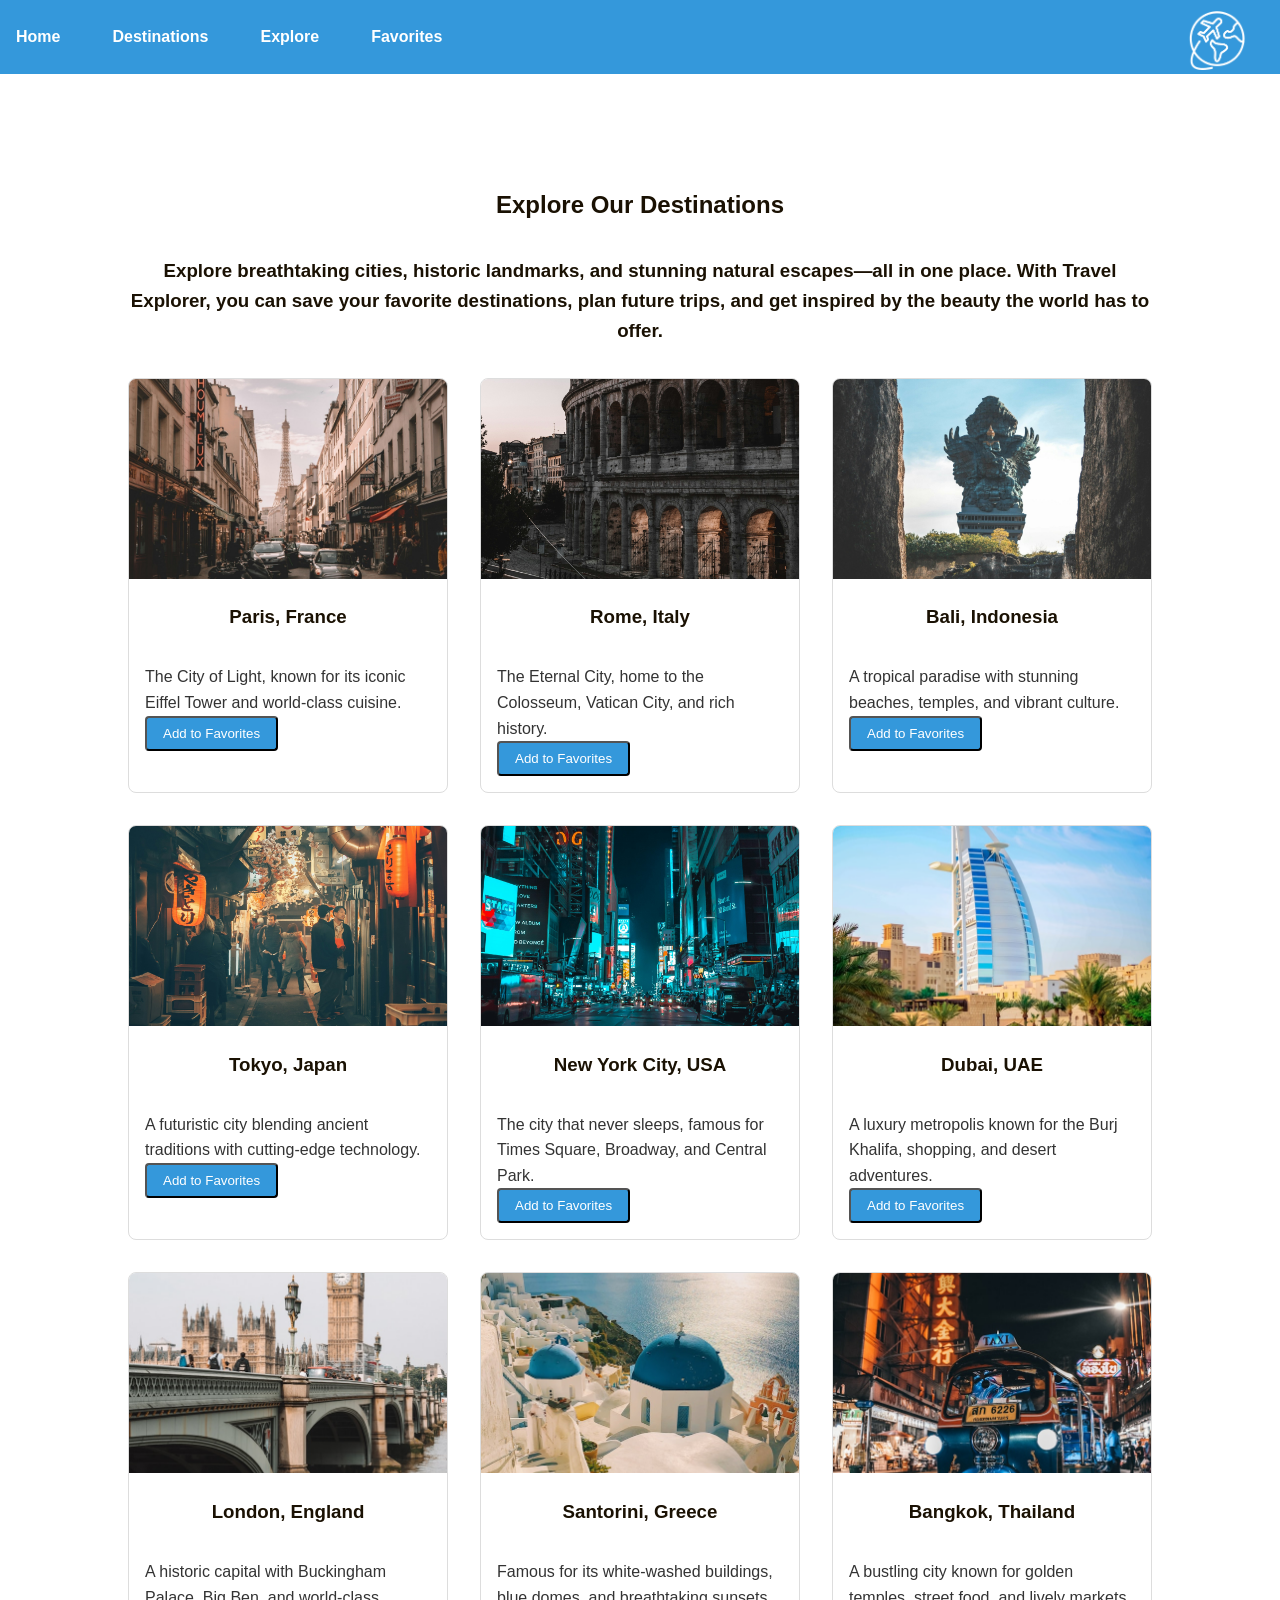
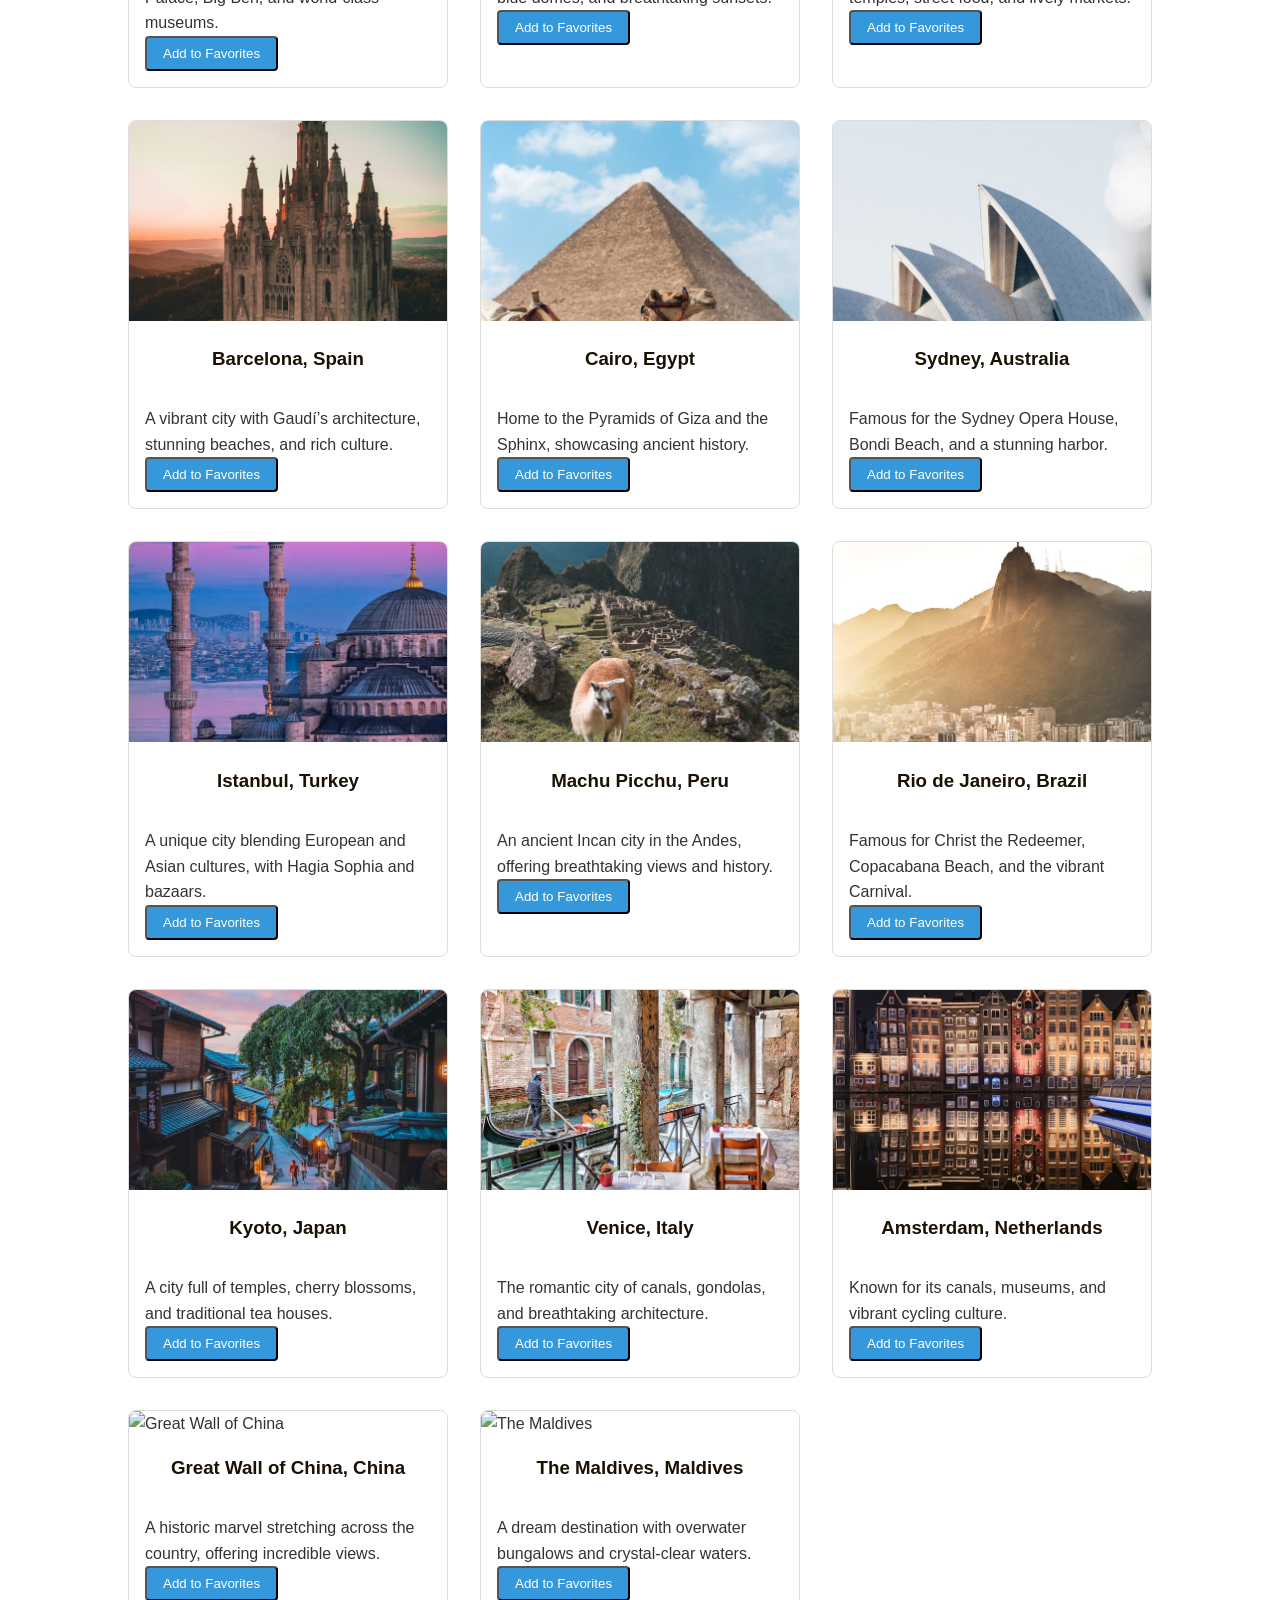
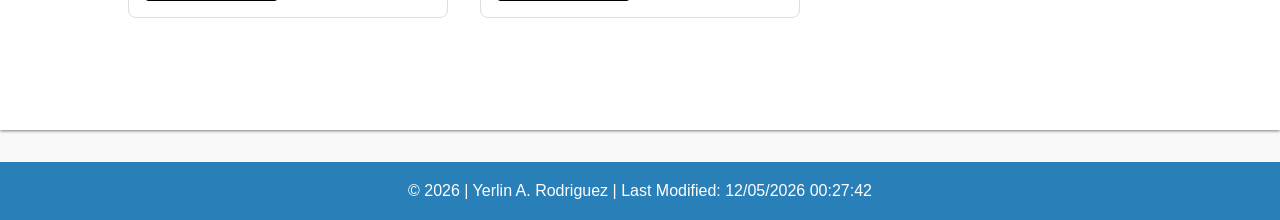
<file: destinations.html>
<!DOCTYPE html>
<html lang="en">
<head>
    <meta charset="UTF-8">
    <meta name="viewport" content="width=device-width, initial-scale=1.0">
    <title>Destinations - Travel Explorer</title>
    <link rel="stylesheet" href="styles/travel-page.css">
    <script src="scripts/destinations.js" defer></script>
    <script src="scripts/main.js" defer></script>
    
</head>
<body>
    <header>
        <nav>
    <img src="images/logo-removebg-preview.png" alt="logo">
    <button class="burger-menu" aria-label="Toggle menu">
        <span class="burger-menu__bar"></span>
        <span class="burger-menu__bar"></span>
        <span class="burger-menu__bar"></span>
    </button>
            <ul>
                <li><a href="travel.html">Home</a></li>
                <li><a href="destinations.html">Destinations</a></li>
                <li><a href="travel-form.html">Explore</a></li>
                <li><a href="favorites.html">Favorites</a></li>
            </ul>
            
        </nav>
    </header>

    <main>
        <section id="destinations">
            <div class="container">
                <h1>Explore Our Destinations</h1>
                <h3>Explore breathtaking cities, historic landmarks, and stunning natural escapes—all in one place. With Travel Explorer, you can save your favorite destinations, plan future trips, and get inspired by the beauty the world has to offer.</h3>
                <div id="destinations-grid">
                    <!-- Destination cards will be dynamically added here -->
                </div>
            </div>
        </section>
    </main>

    <footer>
        <p>&copy; <span id="year"></span> | Yerlin A. Rodriguez | Last Modified: <span id="lastModified"></span></p>
    </footer>
</body>
</html>
</file>
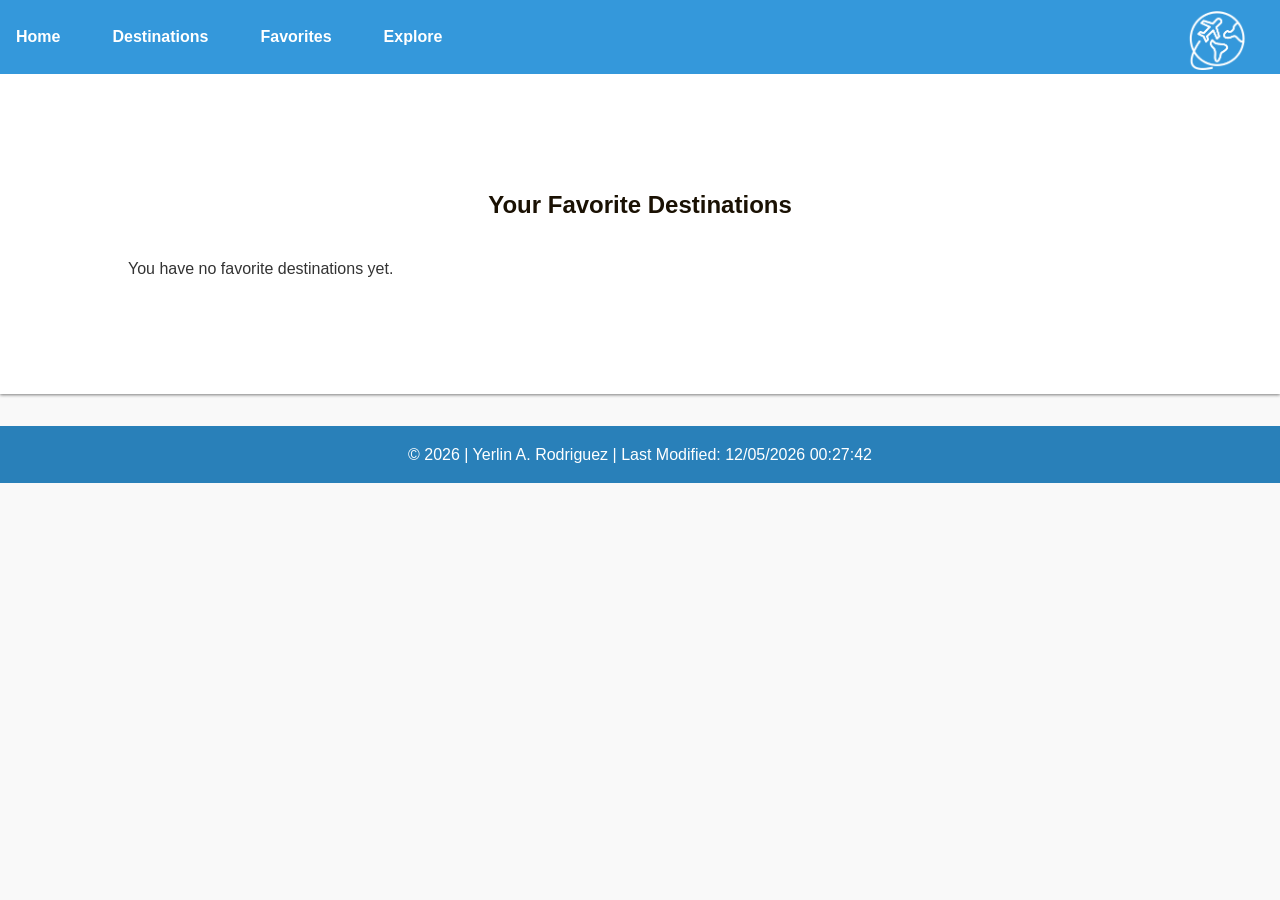
<file: favorites.html>
<!DOCTYPE html>
<html lang="en">
<head>
    <meta charset="UTF-8">
    <meta name="viewport" content="width=device-width, initial-scale=1.0">
    <title>Favorites - Travel Explorer</title>
    <link rel="stylesheet" href="styles/travel-page.css">
    <script src="scripts/favorites.js" defer></script>
    <script src="scripts/main.js" defer></script>
</head>
<body>
    <header>
        <nav>
    <img src="images/logo-removebg-preview.png" alt="logo">
    <button class="burger-menu" aria-label="Toggle menu">
        <span class="burger-menu__bar"></span>
        <span class="burger-menu__bar"></span>
        <span class="burger-menu__bar"></span>
    </button>
            <ul>
                <li><a href="travel.html">Home</a></li>
                <li><a href="destinations.html">Destinations</a></li>
                <li><a href="favorites.html">Favorites</a></li>
                <li><a href="travel-form.html">Explore</a></li>
            </ul>
            
        </nav>
    </header>

    <main>
        <section id="favorites">
            <div class="container">
                <h1>Your Favorite Destinations</h1>
                <div id="favorites-grid">
                    <!-- Favorite destination cards will be dynamically added here -->
                </div>
            </div>
        </section>
    </main>

    <footer>
        <p>&copy; <span id="year"></span> | Yerlin A. Rodriguez | Last Modified: <span id="lastModified"></span></p>
    </footer>
  
    
</body>
</html>
</file>
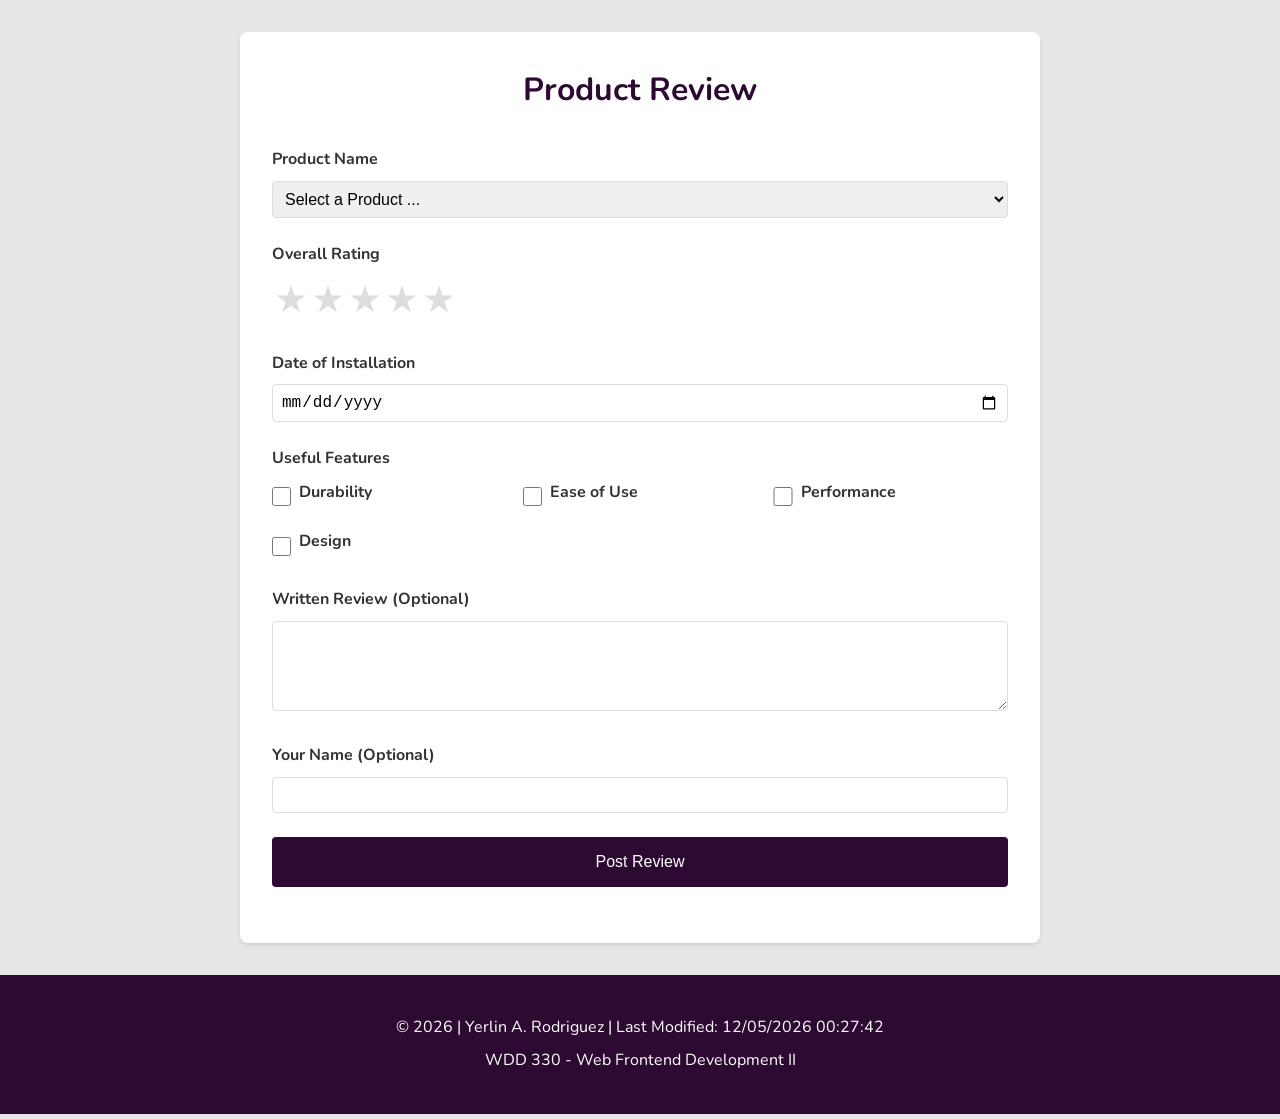
<file: form.html>
<!DOCTYPE html>
<html lang="en">
<head>
    <meta charset="UTF-8">
    <meta name="viewport" content="width=device-width, initial-scale=1.0">
    <meta name="description" content="Product review form for customer feedback on various products">
    <meta name="author" content="Yerlin A. Rodriguez">
    <title>Product Review Form</title>
    <link rel="stylesheet" href="styles/style.css">
    <link rel="preconnect" href="https://fonts.googleapis.com">
<link rel="preconnect" href="https://fonts.gstatic.com" crossorigin>
<link href="https://fonts.googleapis.com/css2?family=Nunito:ital,wght@0,200..1000;1,200..1000&display=swap" rel="stylesheet">
</head>
<body>
    <main>
        <h1>Product Review</h1>
        <form method="get" action="review.html">
            <div class="form-group">
                <label for="product">Product Name</label>
                <select id="product" name="product" required>
                    <option value="" disabled selected>Select a Product ...</option>
                </select>
            </div>

            <div class="form-group">
                <label>Overall Rating</label>
                <div class="rating">
                    <input type="radio" id="star5" name="rating" value="5" required>
                    <label for="star5" title="5 stars">★</label>
                    <input type="radio" id="star4" name="rating" value="4">
                    <label for="star4" title="4 stars">★</label>
                    <input type="radio" id="star3" name="rating" value="3">
                    <label for="star3" title="3 stars">★</label>
                    <input type="radio" id="star2" name="rating" value="2">
                    <label for="star2" title="2 stars">★</label>
                    <input type="radio" id="star1" name="rating" value="1">
                    <label for="star1" title="1 star">★</label>
                </div>
            </div>

            <div class="form-group">
                <label for="installation-date">Date of Installation</label>
                <input type="date" id="installation-date" name="installation-date" required>
            </div>

            <div class="form-group">
                <label>Useful Features</label>
                <div class="checkbox-group">
                    <div class="checkbox-item">
                        <input type="checkbox" id="durability" name="features" value="durability">
                        <label for="durability">Durability</label>
                    </div>
                    <div class="checkbox-item">
                        <input type="checkbox" id="ease-of-use" name="features" value="ease-of-use">
                        <label for="ease-of-use">Ease of Use</label>
                    </div>
                    <div class="checkbox-item">
                        <input type="checkbox" id="performance" name="features" value="performance">
                        <label for="performance">Performance</label>
                    </div>
                    <div class="checkbox-item">
                        <input type="checkbox" id="design" name="features" value="design">
                        <label for="design">Design</label>
                    </div>
                </div>
            </div>

            <div class="form-group">
                <label for="review">Written Review (Optional)</label>
                <textarea id="review" name="review" rows="4"></textarea>
            </div>

            <div class="form-group">
                <label for="username">Your Name (Optional)</label>
                <input type="text" id="username" name="username">
            </div>

            <div class="form-group">
                <input type="submit" value="Post Review" class="submit-btn">
            </div>
        </form>
    </main>

    <footer>
        <p>&copy; <span id="year"></span> | Yerlin A. Rodriguez | Last Modified: <span id="lastModified"></span></p>
        <p>WDD 330 - Web Frontend Development II</p>
    </footer>
    <script src="scripts/form.js" defer></script>
    <script src="scripts/products.js" defer></script>
    
</body>
</html>
</file>
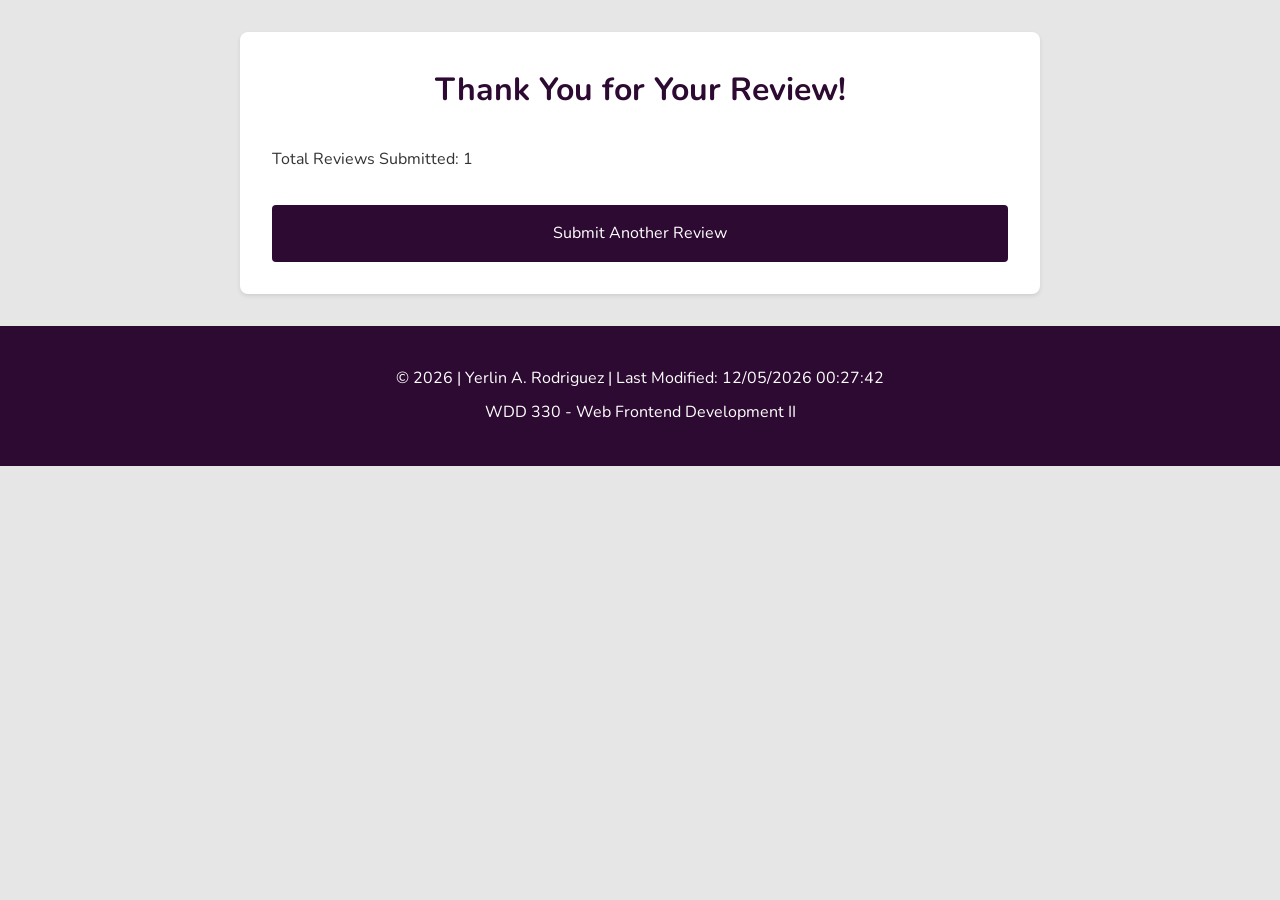
<file: review.html>
<!DOCTYPE html>
<html lang="en">
<head>
    <meta charset="UTF-8">
    <meta name="viewport" content="width=device-width, initial-scale=1.0">
    <title>Review Confirmation</title>
    <link rel="preconnect" href="https://fonts.googleapis.com">
<link rel="preconnect" href="https://fonts.gstatic.com" crossorigin>
<link href="https://fonts.googleapis.com/css2?family=Nunito:ital,wght@0,200..1000;1,200..1000&display=swap" rel="stylesheet">
    <link rel="stylesheet" href="styles/style.css">
</head>
<body>
    <main>
        <h1>Thank You for Your Review!</h1>
        <div id="review-count" class="review-count">
            Total Reviews Submitted: <span id="count">0</span>
        </div>
        <a href="form.html" class="submit-btn" style="display: block; text-align: center; text-decoration: none; margin-top: 2rem;">
            Submit Another Review
        </a>
    </main>

    <footer>
        <p>&copy; <span id="year"></span> | Yerlin A. Rodriguez | Last Modified: <span id="lastModified"></span></p>
        <p>WDD 330 - Web Frontend Development II</p>
    </footer>

    <script>
        document.addEventListener('DOMContentLoaded', function() {
            // Get current count from localStorage
            let reviewCount = parseInt(localStorage.getItem('reviewCount') || '0');
            
            // Increment the count
            reviewCount++;
            
            // Save back to localStorage
            localStorage.setItem('reviewCount', reviewCount.toString());
            
            // Update the display
            document.getElementById('count').textContent = reviewCount;
        });

          // Copyright year
        document.getElementById('year').textContent = new Date().getFullYear();

        // Last modified date
        document.getElementById('lastModified').textContent = document.lastModified;

    </script>
</body>
</html>
</file>
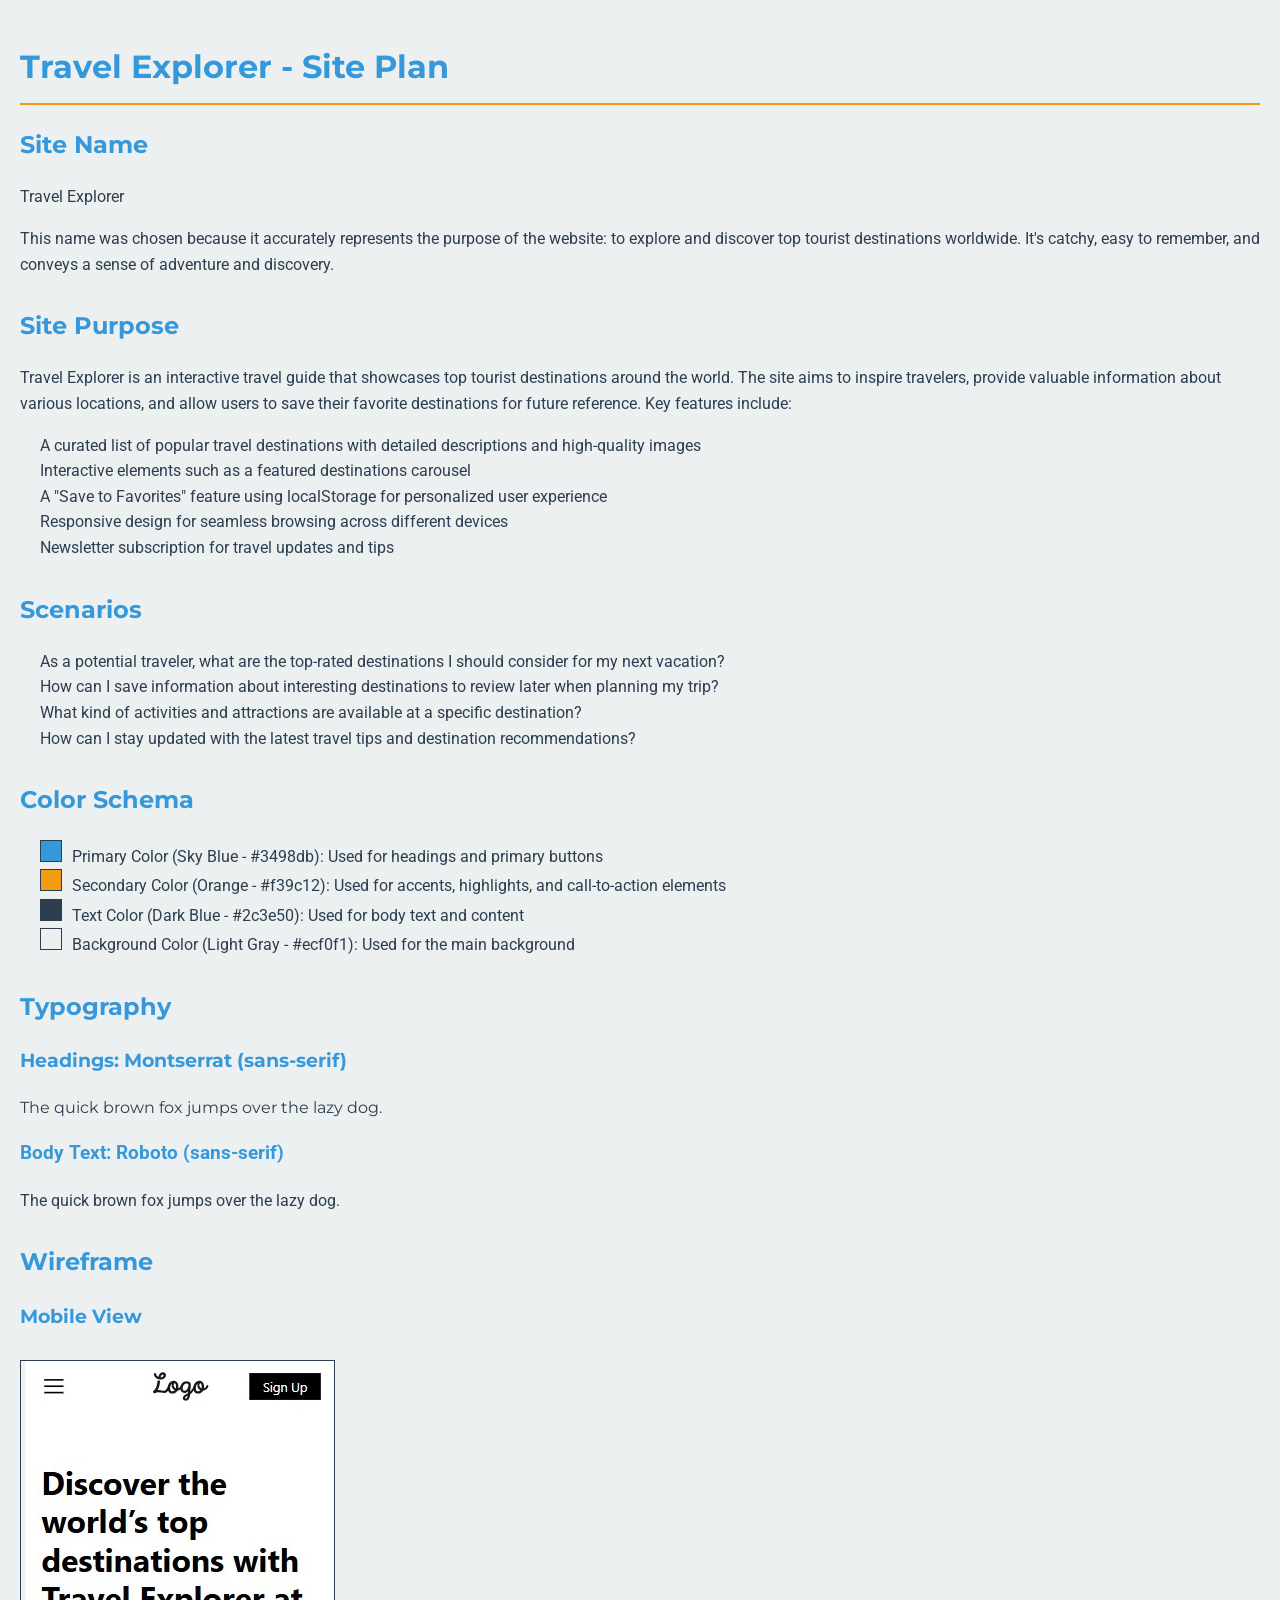
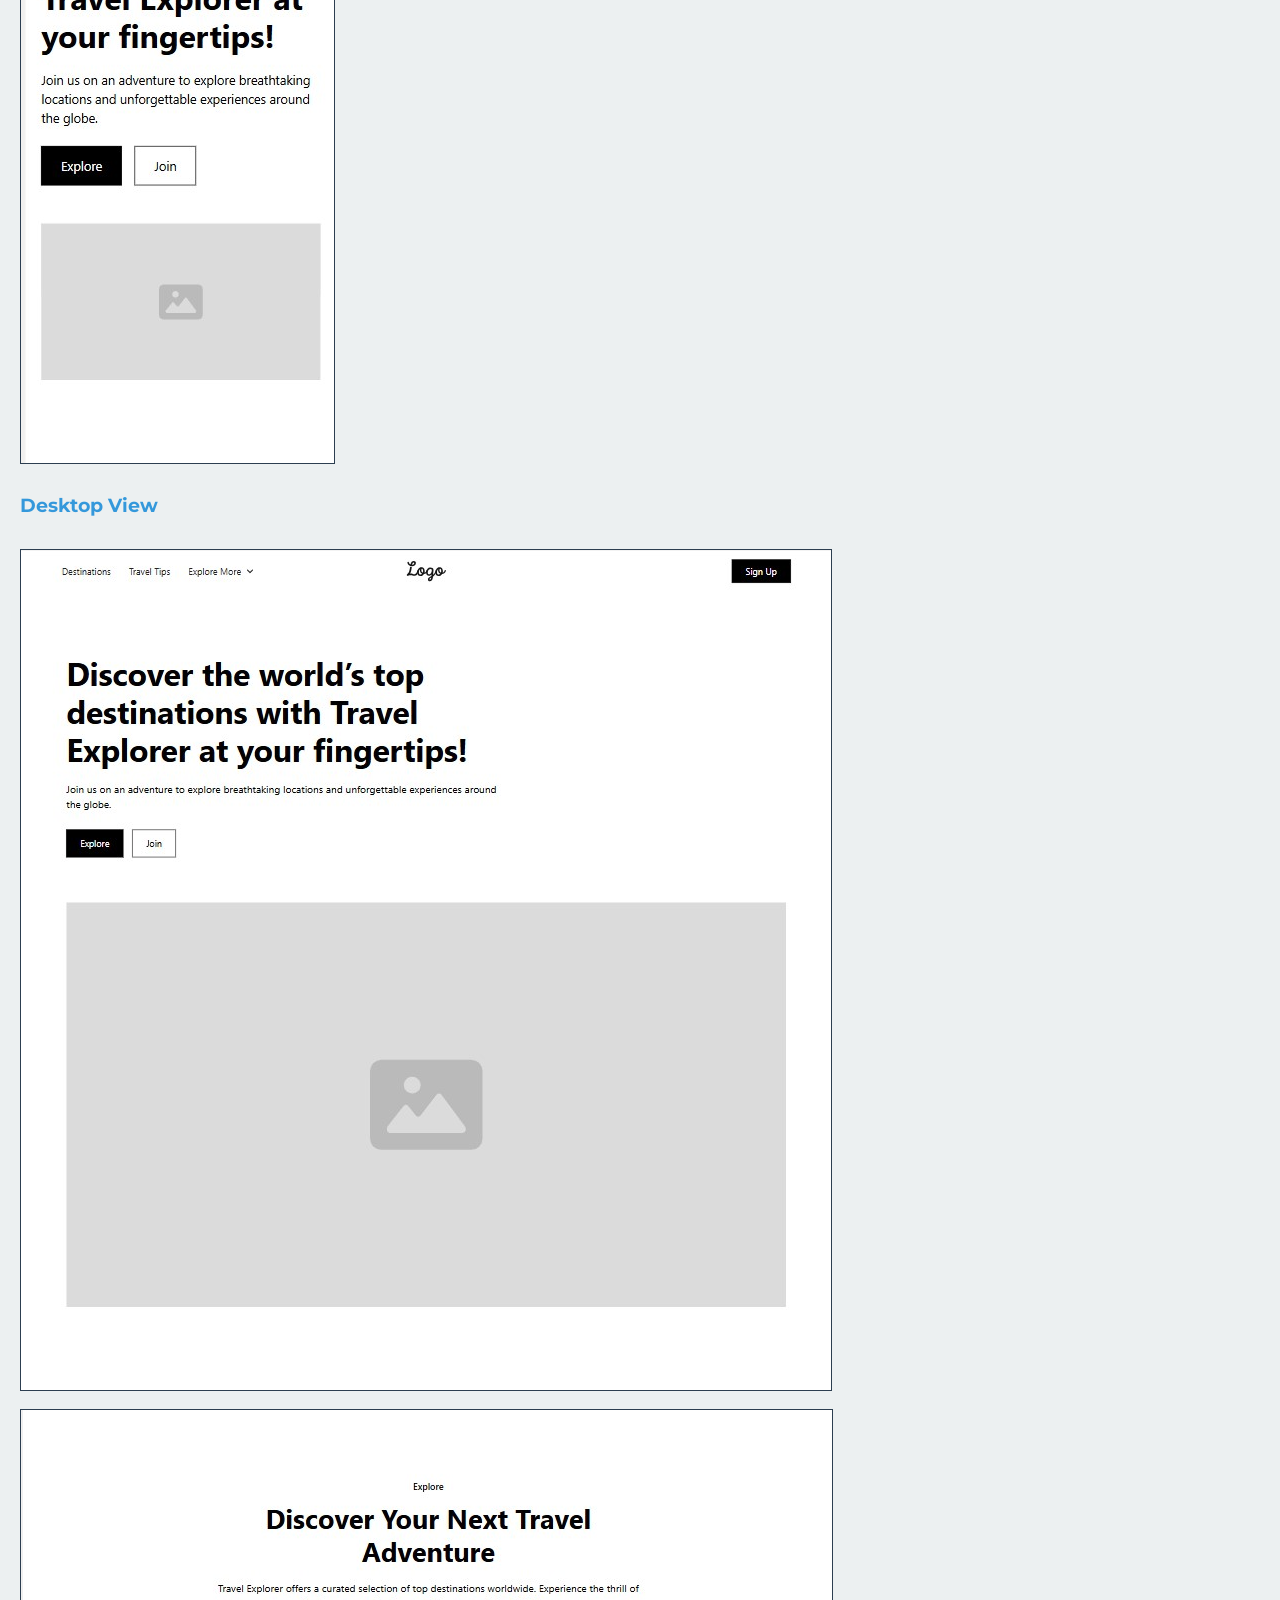
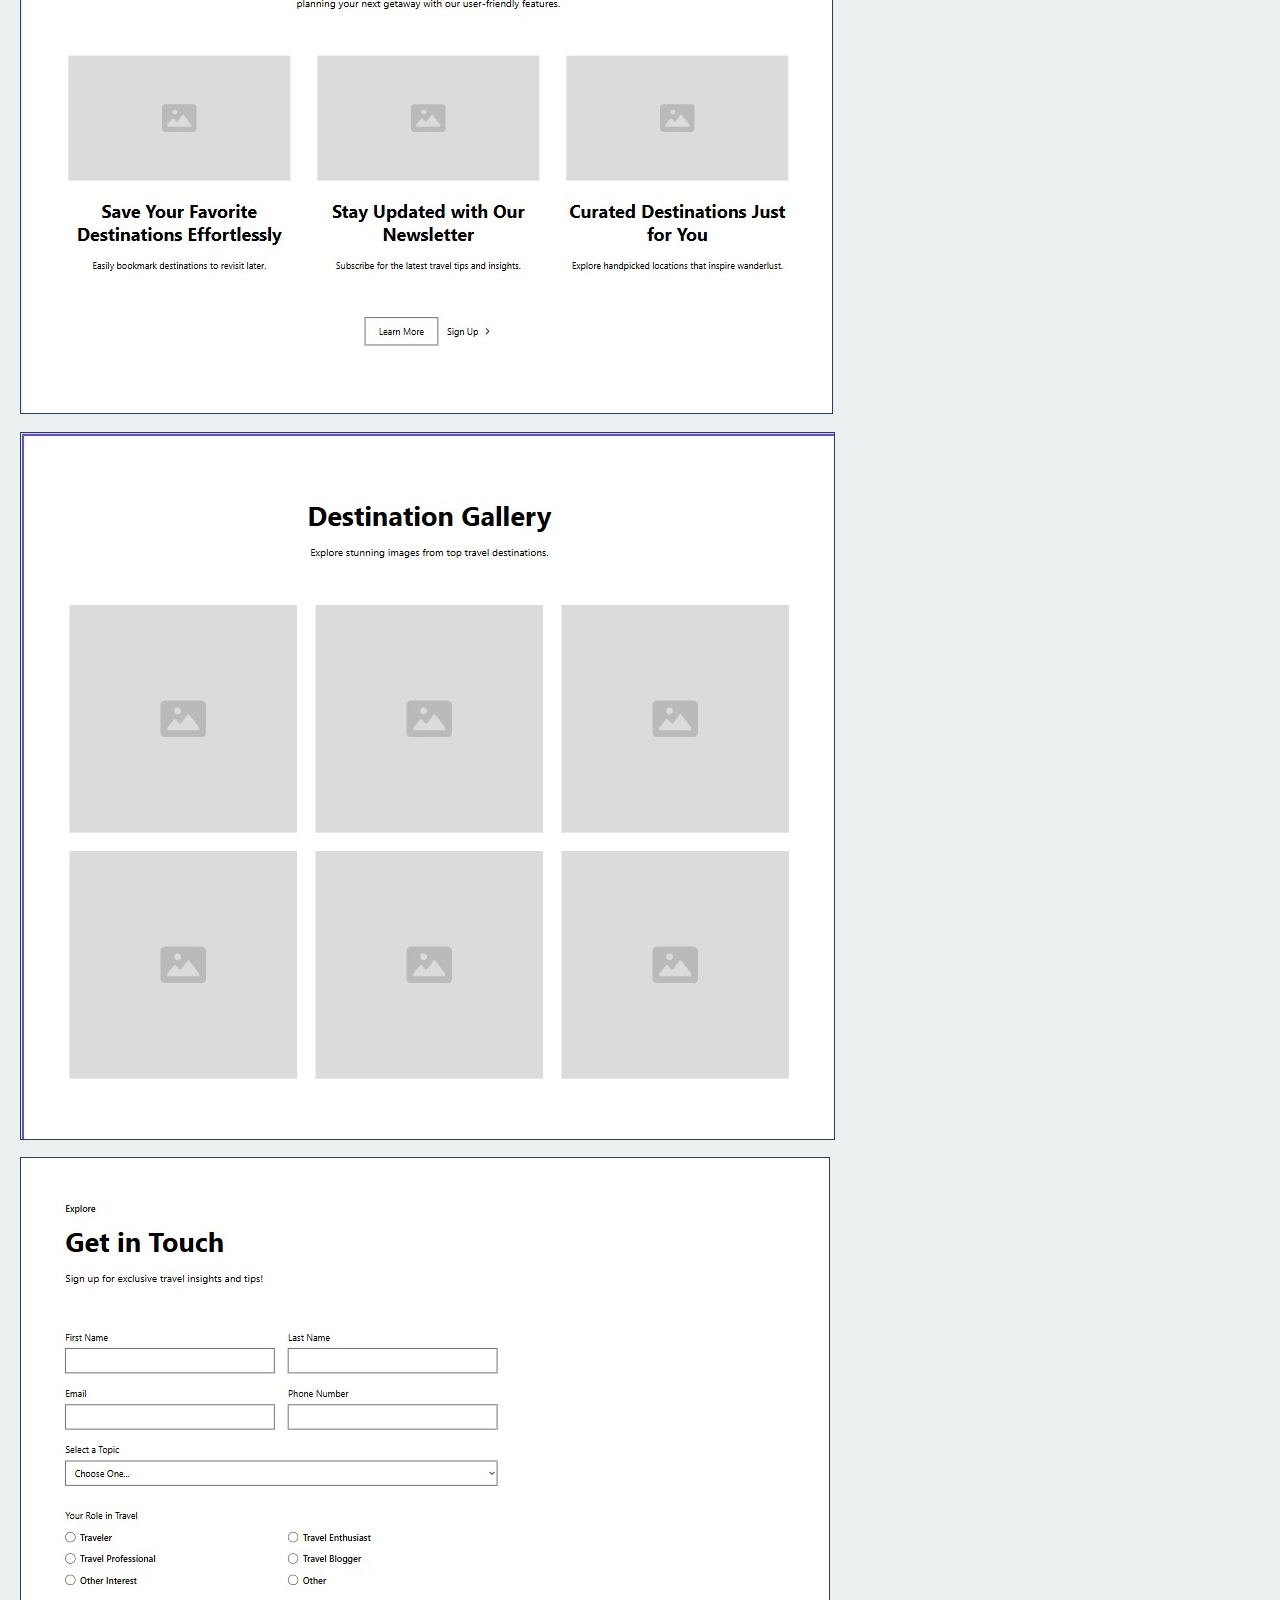
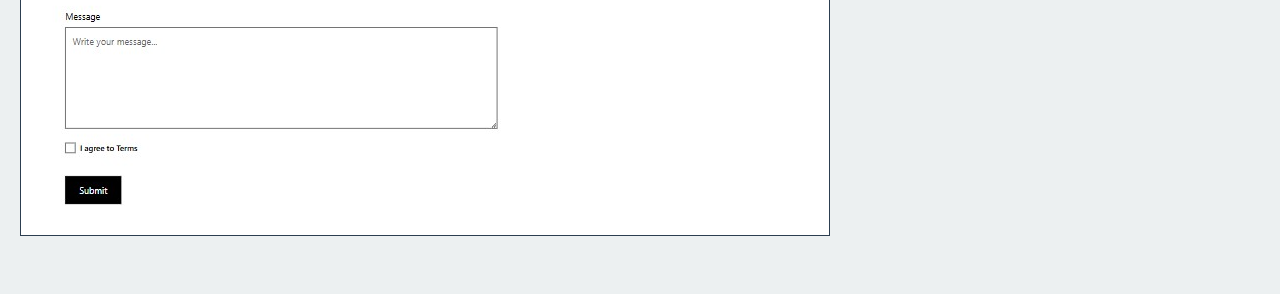
<file: siteplan.html>
<!DOCTYPE html>
<html lang="en">
<head>
    <meta charset="UTF-8">
    <meta name="viewport" content="width=device-width, initial-scale=1.0">
    <meta name="description" content="Project site plan, this page is for describing the final project site">
    <meta name="author" content="Yerlin A. Rodriguez">
    <link href="https://fonts.googleapis.com/css2?family=Montserrat:wght@400;700&family=Roboto:wght@400;700&display=swap" rel="stylesheet">
<link rel="stylesheet" href="styles/travel.css">
    <title>Travel Explorer - Site Plan</title>
    
</head>
<body>
    <h1>Travel Explorer - Site Plan</h1>

    <section>
        <h2>Site Name</h2>
        <p>Travel Explorer</p>
        <p>This name was chosen because it accurately represents the purpose of the website: to explore and discover top tourist destinations worldwide. It's catchy, easy to remember, and conveys a sense of adventure and discovery.</p>
    </section>

    <section>
        <h2>Site Purpose</h2>
        <p>Travel Explorer is an interactive travel guide that showcases top tourist destinations around the world. The site aims to inspire travelers, provide valuable information about various locations, and allow users to save their favorite destinations for future reference. Key features include:</p>
        <ul>
            <li>A curated list of popular travel destinations with detailed descriptions and high-quality images</li>
            <li>Interactive elements such as a featured destinations carousel</li>
            <li>A "Save to Favorites" feature using localStorage for personalized user experience</li>
            <li>Responsive design for seamless browsing across different devices</li>
            <li>Newsletter subscription for travel updates and tips</li>
        </ul>
    </section>

    <section>
        <h2>Scenarios</h2>
        <ol>
            <li>As a potential traveler, what are the top-rated destinations I should consider for my next vacation?</li>
            <li>How can I save information about interesting destinations to review later when planning my trip?</li>
            <li>What kind of activities and attractions are available at a specific destination?</li>
            <li>How can I stay updated with the latest travel tips and destination recommendations?</li>
        </ol>
    </section>

    <section>
        <h2>Color Schema</h2>
        <ul>
            <li><span class="color-sample primary-color"></span>Primary Color (Sky Blue - #3498db): Used for headings and primary buttons</li>
            <li><span class="color-sample secondary-color"></span>Secondary Color (Orange - #f39c12): Used for accents, highlights, and call-to-action elements</li>
            <li><span class="color-sample text-color"></span>Text Color (Dark Blue - #2c3e50): Used for body text and content</li>
            <li><span class="color-sample background-color"></span>Background Color (Light Gray - #ecf0f1): Used for the main background</li>
        </ul>
    </section>

    <section>
        <h2>Typography</h2>
        <div class="font-sample">
            <h3 class="montserrat">Headings: Montserrat (sans-serif)</h3>
            <p class="montserrat">The quick brown fox jumps over the lazy dog.</p>
        </div>
        <div class="font-sample">
            <h3 class="roboto">Body Text: Roboto (sans-serif)</h3>
            <p class="roboto">The quick brown fox jumps over the lazy dog.</p>
        </div>
    </section>

    <section>
        <h2>Wireframe</h2>
        <h3>Mobile View</h3>
        <img src="images/mobile-view1.jpg" alt="Mobile Wireframe" class="wireframe">
        <h3>Desktop View</h3>
        <img src="images/desktop-view1.jpg" alt="Desktop Wireframe" class="wireframe">
        <img src="images/desktop-view2.jpg" alt="Desktop Wireframe" class="wireframe">
        <img src="images/desktop-view3.jpg" alt="Desktop Wireframe" class="wireframe">
        <img src="images/desktop-view4.jpg" alt="Desktop Wireframe" class="wireframe">
    </section>
</body>
</html>
</file>
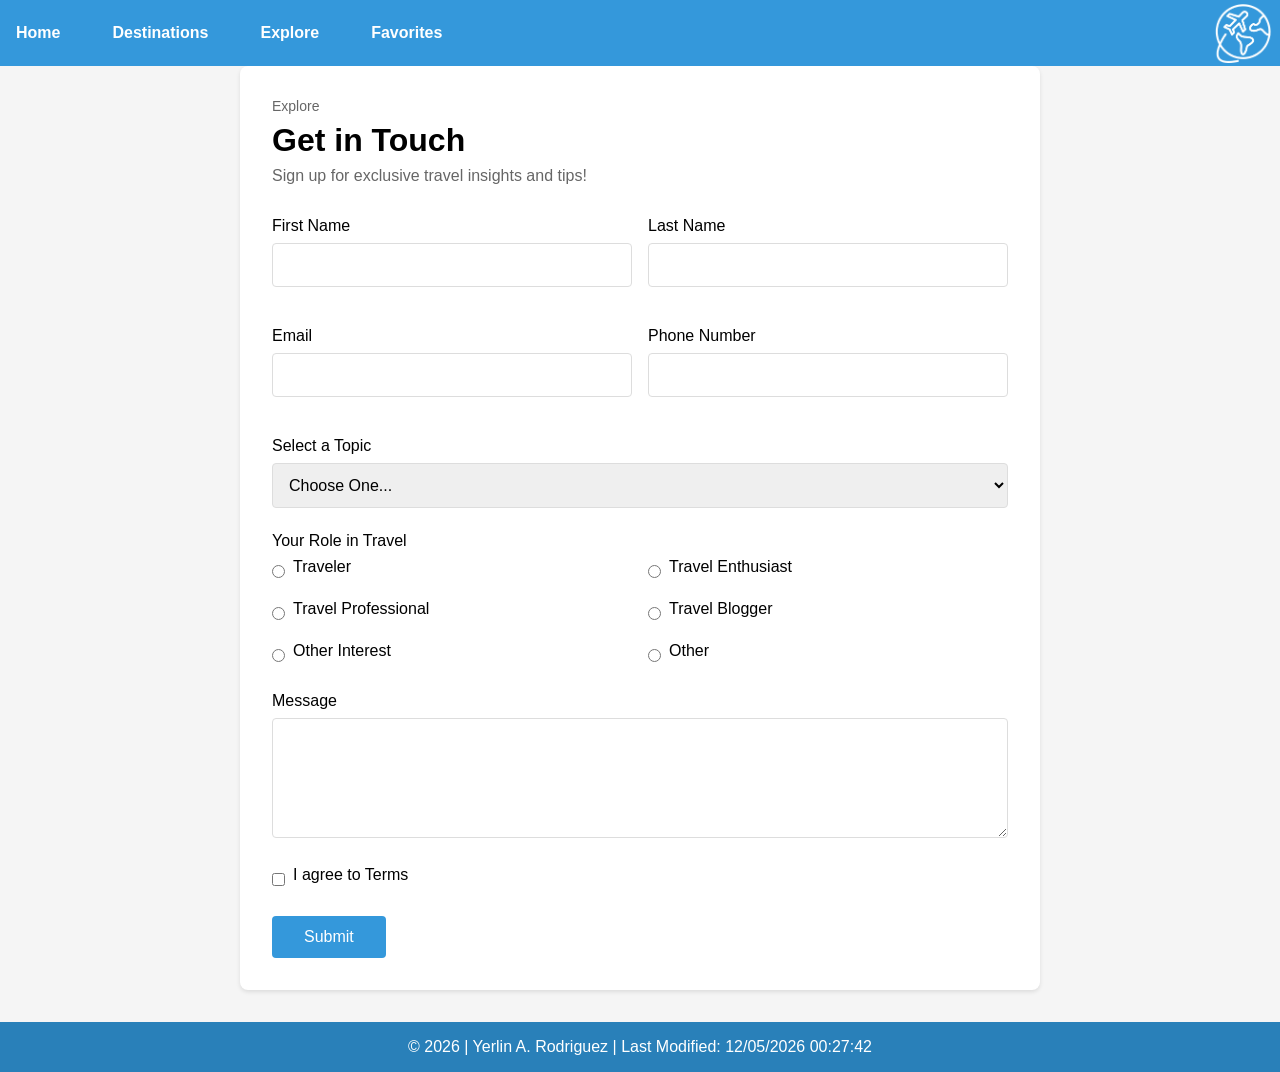
<file: travel-form.html>
<!DOCTYPE html>
<html lang="en">
<head>
    <meta charset="UTF-8">
    <meta name="viewport" content="width=device-width, initial-scale=1.0">
    <title>Get in Touch</title>
    <link rel="stylesheet" href="styles/travel-form.css">
    <script src="scripts/travel-form.js" defer></script>
</head>
<body>
    <header>
        <nav>
            <img src="images/logo-removebg-preview.png" alt="logo">
            <button class="burger-menu" aria-label="Toggle menu">
                <span class="burger-menu__bar"></span>
                <span class="burger-menu__bar"></span>
                <span class="burger-menu__bar"></span>
            </button>
            <ul>
                <li><a href="travel.html">Home</a></li>
                <li><a href="destinations.html">Destinations</a></li>
                <li><a href="travel-form.html">Explore</a></li>
                <li><a href="favorites.html">Favorites</a></li>
            </ul>
            
        </nav>
    </header>
    <div class="container">
        <div class="header">
            <div class="explore">Explore</div>
            <h1>Get in Touch</h1>
            <p class="subtitle">Sign up for exclusive travel insights and tips!</p>
        </div>

        <form id="contactForm">
            <div class="form-grid">
                <div class="form-group">
                    <label for="firstName">First Name</label>
                    <input type="text" id="firstName" name="firstName" required>
                </div>
                <div class="form-group">
                    <label for="lastName">Last Name</label>
                    <input type="text" id="lastName" name="lastName" required>
                </div>
            </div>

            <div class="form-grid">
                <div class="form-group">
                    <label for="email">Email</label>
                    <input type="email" id="email" name="email" required>
                </div>
                <div class="form-group">
                    <label for="phone">Phone Number</label>
                    <input type="tel" id="phone" name="phone" required>
                </div>
            </div>

            <div class="form-group">
                <label for="topic">Select a Topic</label>
                <select id="topic" name="topic" required>
                    <option value="">Choose One...</option>
                    <option value="general">General Inquiry</option>
                    <option value="support">Support</option>
                    <option value="feedback">Feedback</option>
                    <option value="partnership">Partnership</option>
                </select>
            </div>

            <div class="form-group">
                <label>Your Role in Travel</label>
                <div class="radio-group">
                    <div class="radio-option">
                        <input type="radio" id="traveler" name="role" value="traveler" required>
                        <label for="traveler">Traveler</label>
                    </div>
                    <div class="radio-option">
                        <input type="radio" id="enthusiast" name="role" value="enthusiast">
                        <label for="enthusiast">Travel Enthusiast</label>
                    </div>
                    <div class="radio-option">
                        <input type="radio" id="professional" name="role" value="professional">
                        <label for="professional">Travel Professional</label>
                    </div>
                    <div class="radio-option">
                        <input type="radio" id="blogger" name="role" value="blogger">
                        <label for="blogger">Travel Blogger</label>
                    </div>
                    <div class="radio-option">
                        <input type="radio" id="otherInterest" name="role" value="otherInterest">
                        <label for="otherInterest">Other Interest</label>
                    </div>
                    <div class="radio-option">
                        <input type="radio" id="other" name="role" value="other">
                        <label for="other">Other</label>
                    </div>
                </div>
            </div>

            <div class="form-group">
                <label for="message">Message</label>
                <textarea id="message" name="message" required></textarea>
            </div>

            <div class="terms">
                <input type="checkbox" id="terms" name="terms" required>
                <label for="terms">I agree to Terms</label>
            </div>

            <button type="submit">Submit</button>
        </form>
    </div>

    <div id="successMessage" class="success-message">
        Thank you! Your message has been sent successfully.
    </div>

    <footer>
        <p>&copy; <span id="year"></span> | Yerlin A. Rodriguez | Last Modified: <span id="lastModified"></span></p>
    </footer>
</body>
</html>
</file>
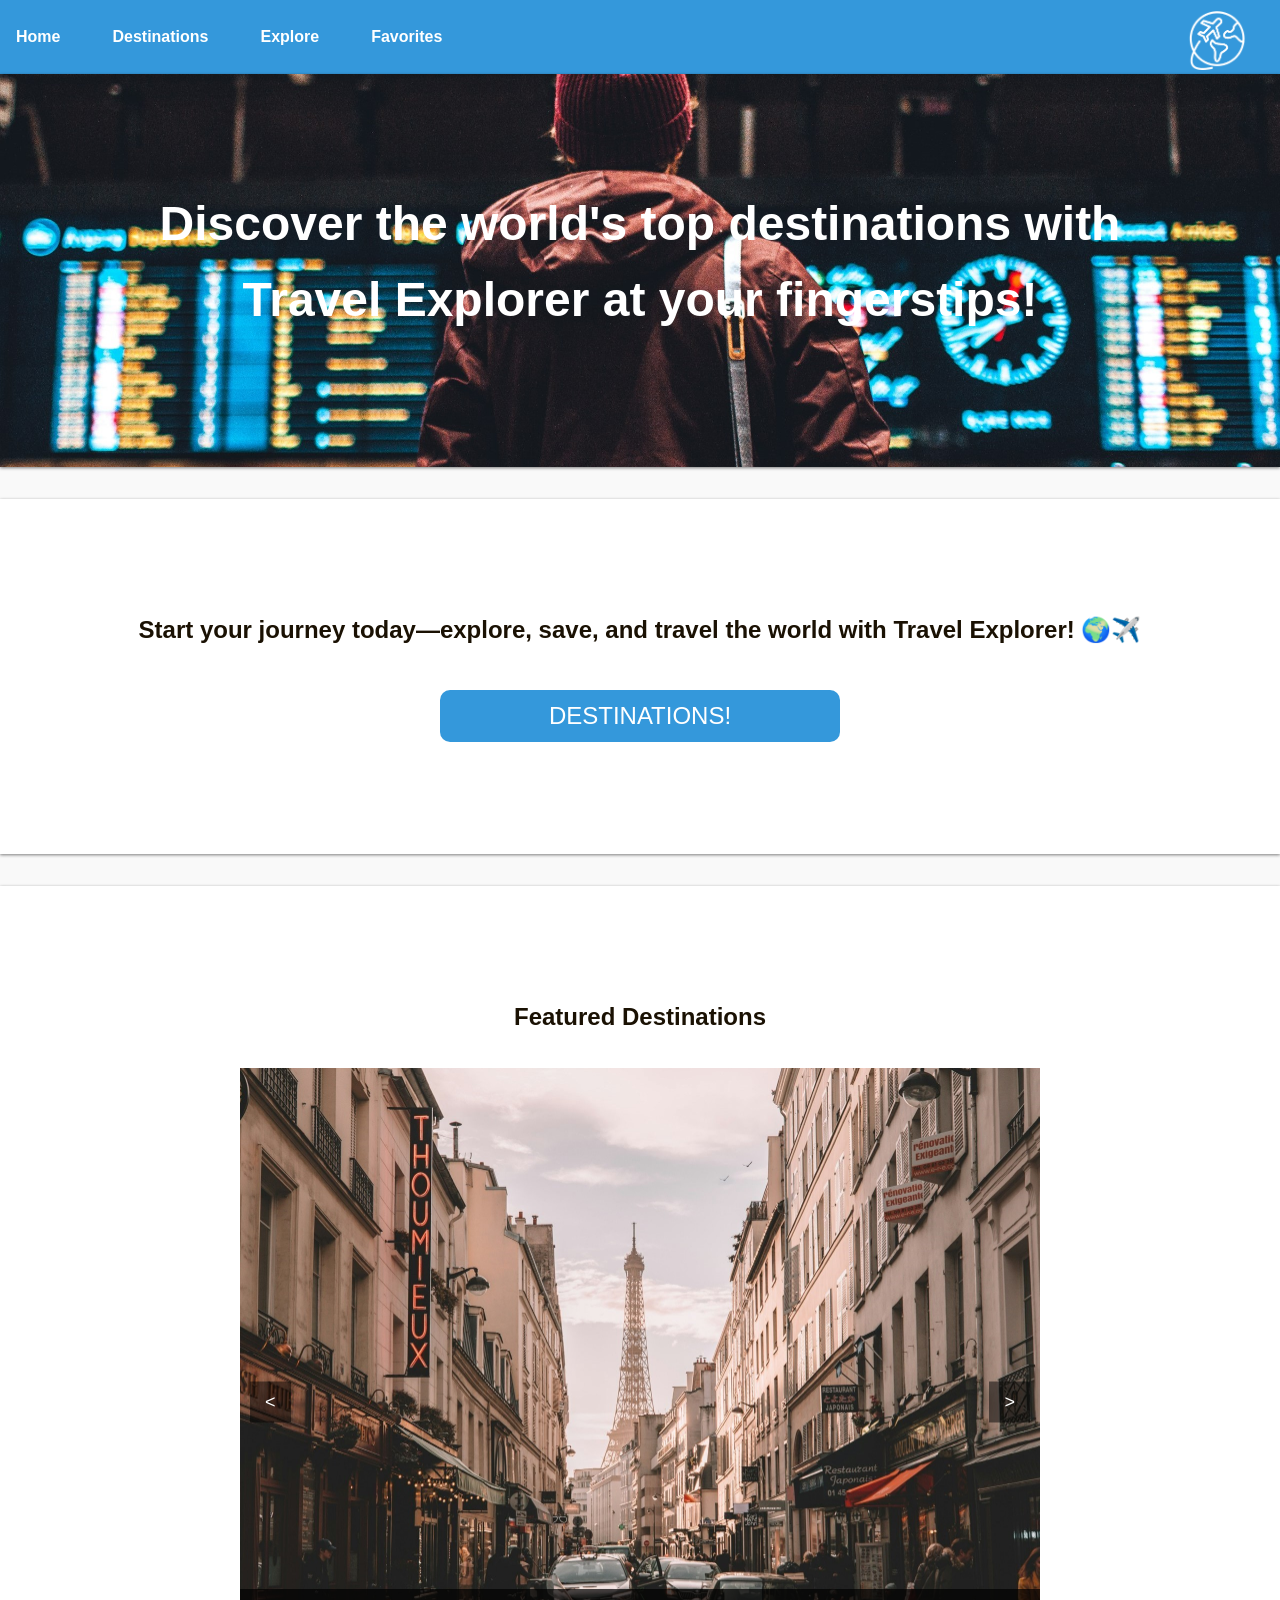
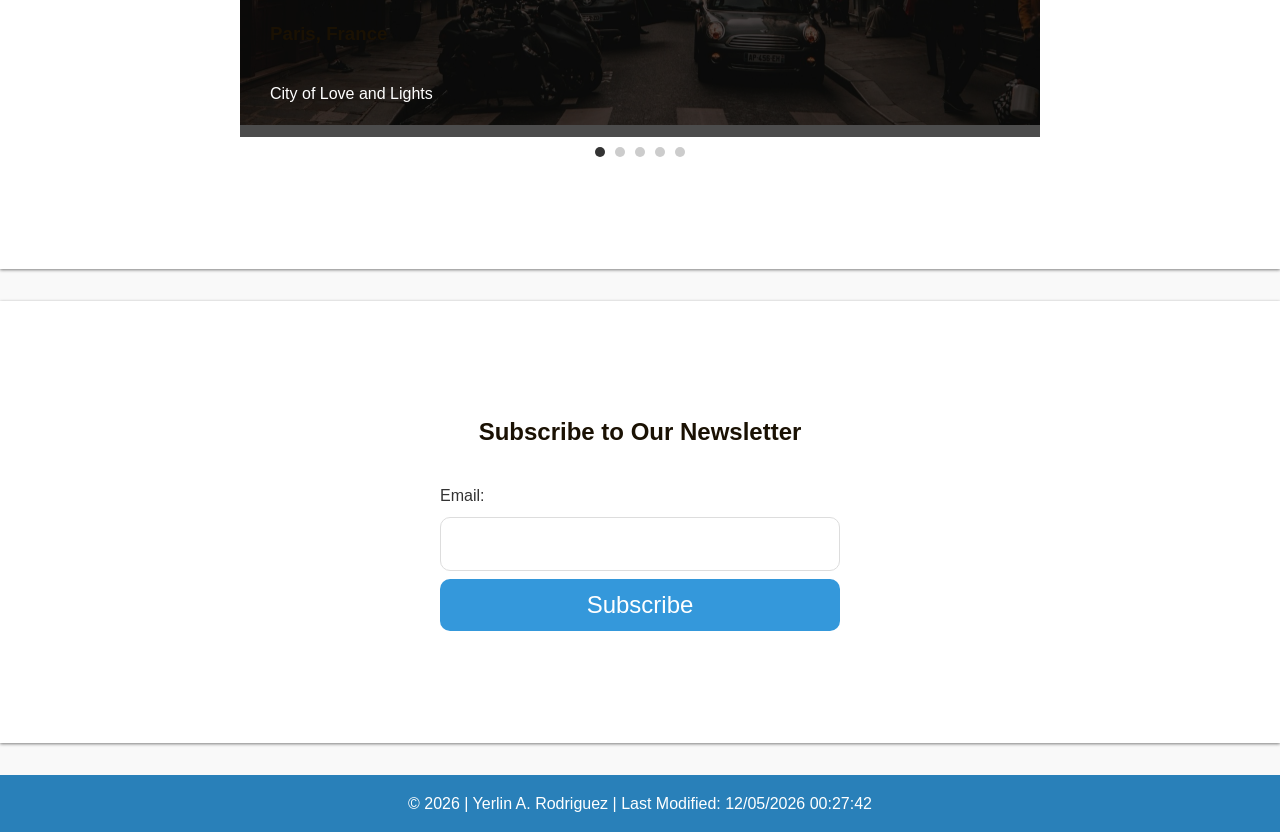
<file: travel.html>
<!DOCTYPE html>
<html lang="en">
<head>
    <meta charset="UTF-8">
    <meta name="viewport" content="width=device-width, initial-scale=1.0">
    <meta name="description" content="travel guide that showcases top tourist destinations around the world.">
    <meta name="author" content="Yerlin A. Rodriguez">
    <title>Travel Explorer - Your Guide to Top Tourist Destinations</title>
    <link rel="stylesheet" href="styles/travel-page.css">
    
</head>
<body>
    <header>
        <nav>
<img src="images/logo-removebg-preview.png" alt="logo">
    <button class="burger-menu" aria-label="Toggle menu">
        <span class="burger-menu__bar"></span>
        <span class="burger-menu__bar"></span>
        <span class="burger-menu__bar"></span>
    </button>
    
            <ul>
                <li><a href="travel.html">Home</a></li>
                <li><a href="destinations.html">Destinations</a></li>
                <li><a href="travel-form.html">Explore</a></li>
                <li><a href="favorites.html">Favorites</a></li>
            </ul>
        </nav>
    </header>

    <main>
        <section id="hero">
            <div class="container">
                <h1><span>Discover the world's top destinations with Travel Explorer at your fingerstips!</span></h1>
                
            </div>
        </section>
        <section id="destination-btn">
            <div class="container">
                <h1>Start your journey today—explore, save, and travel the world with Travel Explorer! 🌍✈️</h1>
                <form id="destination-form">
                    <button type="button" class="btn" id="goToDestinations"><span>DESTINATIONS!</span></button>

                </form>
            </div>
        </section>
        <section id="featured-destinations">
            <div class="container">
                <h2>Featured Destinations</h2>
                <div class="carousel-wrapper">
                    <div class="carousel">
                        <div class="carousel-item">
                            <img src="images/paris.jpg" alt="Paris" loading="lazy">
                            <div class="carousel-caption">
                                <h3>Paris, France</h3>
                                <p>City of Love and Lights</p>
                            </div>
                        </div>
                        <div class="carousel-item">
                            <img src="images/rome.jpg" alt="Rome" loading="lazy">
                            <div class="carousel-caption">
                                <h3>Rome, Italy</h3>
                                <p>Eternal City of History</p>
                            </div>
                        </div>
                        <div class="carousel-item">
                            <img src="images/bali.jpg" alt="Bali" loading="lazy">
                            <div class="carousel-caption">
                                <h3>Bali, Indonesia</h3>
                                <p>Island Paradise</p>
                            </div>
                        </div>
                        <div class="carousel-item">
                            <img src="images/japan.jpg" alt="Tokyo" loading="lazy">
                            <div class="carousel-caption">
                                <h3>Tokyo, Japan</h3>
                                <p>Blend of Tradition and Technology</p>
                            </div>
                        </div>
                        <div class="carousel-item">
                            <img src="images/nyc.jpg" alt="New York" loading="lazy">
                            <div class="carousel-caption">
                                <h3>New York, USA</h3>
                                <p>The City That Never Sleeps</p>
                            </div>
                        </div>
                    </div>
                    <button class="carousel-button prev" aria-label="Previous slide">&lt;</button>
                    <button class="carousel-button next" aria-label="Next slide">&gt;</button>
                </div>
                <div class="carousel-indicators">
                    <!-- Indicators will be dynamically added here -->
                </div>
            </div>
        </section>

        <section id="newsletter">
            <div class="container">
                <h2>Subscribe to Our Newsletter</h2>
                <form id="newsletter-form">
                    <label for="email">Email:</label>
                    <input type="email" id="email" name="email" required>
                    <button type="submit" class="btn">Subscribe</button>
                </form>
            </div>
        </section>
    </main>

    <footer>
        <p>&copy; <span id="year"></span> | Yerlin A. Rodriguez | Last Modified: <span id="lastModified"></span></p>
    </footer>
    <script src="scripts/main.js" defer></script>
</body>
</html>
</file>
<file: styles/travel-page.css>
/* Reset and base styles */
* {
  box-sizing: border-box;
  margin: 0;
  padding: 0;
}

body {
  font-family: "Roboto", Arial, sans-serif;
  line-height: 1.6;
  color: #333;
  background-color: #f9f9f9;
}

/* Layout */
.container {
  max-width: 1200px;
  margin: 0 auto;
  padding: 0 1rem;
}

header,
main,
footer {
  padding: 0;
}

/* Typography */
h1,
h2,
h3 {
  margin-bottom: 2rem;
  color: #1a1103;
  text-align: center;
}

/* Navigation */
nav {
  background-color: #3498db;
  padding: 1.5rem 0;
  display: flex;
  align-items: center;
  justify-content: space-between;
  position: relative;
}

nav ul {
  display: flex;
  list-style: none;
  margin: 0;
  padding: 0;
  gap: 20px;
}

nav img {
  width: 60px;
  position: absolute;
  left: 95%;
  bottom: 5%;
  transform: translateX(-50%);
}

nav a {
  text-decoration: none;
  color: #fff;
  font-weight: bold;
  padding: 0.5rem 1rem;
  transition: background-color 0.3s ease;
}

nav a:hover {
  background-color: #2980b9;
}

/* Burger menu */
.burger-menu {
  display: none;
  cursor: pointer;
  background: none;
  border: none;
  padding: 10px;
  z-index: 1000;
}

.burger-menu__bar {
  display: block;
  width: 25px;
  height: 3px;
  margin: 5px auto;
  transition: all 0.3s ease-in-out;
  background-color: #383636;
}

/* Sections */
section {
  margin-bottom: 2rem;
  background-color: #fff;
  box-shadow: 0 1px 3px rgba(0, 0, 0, 0.5);
  padding: 7rem;
}

/* Hero section */
#hero {
  position: relative;
  background: url(../images/hero-img.jpg) no-repeat center;
  background-size: cover;
}

#hero h1 {
  font-size: 3rem;
  margin-bottom: 1rem;
  color: #fff;
}

/* Featured destinations carousel */
.carousel-wrapper {
  position: relative;
  max-width: 800px;
  margin: 0 auto;
  overflow: hidden;
}

.carousel {
  display: flex;
  transition: transform 0.5s ease-in-out;
}

.carousel-item {
  flex: 0 0 100%;
  position: relative;
}

.carousel-item h3 {
  text-align: left;
  position: relative;
}

.carousel-item img {
  width: 100%;
  height: auto;
  object-fit: cover;
}

.carousel-caption {
  position: absolute;
  bottom: 0;
  left: 0;
  right: 0;
  background-color: rgba(0, 0, 0, 0.7);
  color: white;
  padding: 30px;
  text-align: left;
}

.carousel-button {
  position: absolute;
  top: 50%;
  transform: translateY(-50%);
  background-color: rgba(0, 0, 0, 0.5);
  color: white;
  border: none;
  padding: 10px 15px;
  font-size: 18px;
  cursor: pointer;
}

.carousel-button.prev {
  left: 10px;
}

.carousel-button.next {
  right: 10px;
}

.carousel-indicators {
  display: flex;
  justify-content: center;
  margin-top: 10px;
}

.indicator {
  width: 10px;
  height: 10px;
  border-radius: 50%;
  background-color: #ccc;
  margin: 0 5px;
  cursor: pointer;
}

.indicator.active {
  background-color: #333;
}

/* Footer styles */
footer {
  background-color: #2980b9;
  color: white;
  text-align: center;
  padding: 1rem;
  margin-top: 2rem;
}

/* Forms */
#destination-form,
#newsletter-form {
  display: flex;
  flex-direction: column;
  max-width: 400px;
  margin: 0 auto;
}

#destination-form input,
#destination-form button,
#newsletter-form input,
#newsletter-form button {
  margin-top: 0.5rem;
  padding: 0.75rem;
  border: 1px solid #ddd;
  border-radius: 10px;
  font-size: 1.5rem;
}

#destination-form button,
#newsletter-form button {
  background-color: #3498db;
  color: #fff;
  border: none;
  cursor: pointer;
  transition: background-color 0.3s ease;
}

#destination-form button:hover,
#newsletter-form button:hover {
  background-color: #f39c12;
}

/* Destinations and Favorites grid */
#destinations-grid,
#favorites-grid {
  display: grid;
  grid-template-columns: repeat(auto-fit, minmax(300px, 1fr));
  gap: 2rem;
}

.destination-card {
  border: 1px solid #ddd;
  border-radius: 8px;
  overflow: hidden;
  transition: transform 0.3s ease;
}

.destination-card:hover {
  transform: translateY(-5px);
}

.destination-card img {
  width: 100%;
  height: 200px;
  object-fit: cover;
}

.destination-card-content {
  padding: 1rem;
}

/* Buttons */
.btn {
  display: inline-block;
  padding: 0.5rem 1rem;
  background-color: #3498db;
  color: #fff;
  text-decoration: none;
  border-radius: 4px;
  transition: background-color 0.3s ease;
}

.btn:hover {
  background-color: #2980b9;
}

/* Accessibility */
:focus {
  outline: 2px solid #3498db;
}

/* Media Queries for Responsive Design */
@media (max-width: 1200px) {
  .container {
    max-width: 960px;
  }
}

@media (max-width: 992px) {
  .container {
    max-width: 720px;
  }

  section {
    padding: 5rem;
  }

  #hero h1 {
    font-size: 2.5rem;
  }
}

@media (max-width: 768px) {
  .container {
    max-width: 540px;
  }

  nav {
    flex-wrap: wrap;
  }

  nav ul {
    display: none;
    flex-direction: column;
    width: 100%;
    padding-top: 1rem;
    position: absolute;
    top: 100%;
    left: 0;
    background-color: #3498db;
  }

  nav ul.show {
    display: flex;
  }

  nav img {
    position: static;
    transform: none;
    margin-bottom: auto;
  }

  .burger-menu {
    display: block;
    order: 1;
  }

  /* Animation for burger menu */
  .burger-menu.active .burger-menu__bar:nth-child(2) {
    opacity: 0;
  }

  .burger-menu.active .burger-menu__bar:nth-child(1) {
    transform: translateY(8px) rotate(45deg);
  }

  .burger-menu.active .burger-menu__bar:nth-child(3) {
    transform: translateY(-8px) rotate(-45deg);
  }

  section {
    padding: 3rem;
  }
  #hero img {
    display: none;
  }
  #hero h1 {
    font-size: 2rem;
    color: #1a1103;
  }

  .carousel-caption {
    padding: 15px;
  }

  .carousel-caption h3 {
    font-size: 1.2em;
  }

  .carousel-caption p {
    font-size: 0.9em;
  }

  .carousel-button {
    padding: 8px 12px;
    font-size: 16px;
  }

  #destinations-grid,
  #favorites-grid {
    grid-template-columns: repeat(auto-fit, minmax(250px, 1fr));
  }
}

@media (max-width: 576px) {
  .container {
    max-width: 100%;
    padding: 0 15px;
  }

  section {
    padding: 2rem;
  }
  #hero {
    background: none; /* Elimina la imagen de fondo en pantallas más pequeñas */
  }
  #hero h1 {
    font-size: 1.8rem;
  }

  .carousel-caption h3 {
    font-size: 1em;
  }

  .carousel-caption p {
    font-size: 0.8em;
  }

  .carousel-button {
    padding: 6px 10px;
    font-size: 14px;
  }

  #destination-form,
  #newsletter-form {
    max-width: 100%;
  }

  #destination-form input,
  #destination-form button,
  #newsletter-form input,
  #newsletter-form button {
    font-size: 1.2rem;
  }

  #destinations-grid,
  #favorites-grid {
    grid-template-columns: 1fr;
  }
}

/* Print styles */
@media print {
  nav,
  #newsletter {
    display: none;
  }
}
</file>
<file: styles/style.css>
:root {
    --primary-color: #2d0a31;
    --secondary-color: #e6e6e6;
    --accent-color: #8b4513;
    --text-light: #ffffff;
    --text-dark: #333333;
  }
  
  * {
    margin: 0;
    padding: 0;
    box-sizing: border-box;
  }
  
  body {
    font-family: "Nunito", serif;
    line-height: 1.6;
    color: var(--text-dark);
    background-color: var(--secondary-color);
  }
  
  main {
    max-width: 800px;
    margin: 2rem auto;
    padding: 2rem;
    background-color: white;
    border-radius: 8px;
    box-shadow: 0 2px 4px rgba(0, 0, 0, 0.1);
  }
  
  h1 {
    color: var(--primary-color);
    text-align: center;
    margin-bottom: 2rem;
  }
  
  .form-group {
    margin-bottom: 1.5rem;
  }
  
  label {
    display: block;
    margin-bottom: 0.5rem;
    font-weight: bold;
  }
  
  select,
  input[type="date"],
  input[type="text"],
  textarea {
    width: 100%;
    padding: 0.5rem;
    border: 1px solid #ddd;
    border-radius: 4px;
    font-size: 1rem;
  }
  
  .rating {
    display: flex;
    flex-direction: row-reverse;
    justify-content: flex-end;
  }
  
  .rating input {
    display: none;
  }
  
  .rating label {
    cursor: pointer;
    font-size: 2rem;
    color: #ddd;
    margin: 0 0.25rem;
  }
  
  .rating input:checked ~ label,
  .rating label:hover,
  .rating label:hover ~ label {
    color: #ffd700;
  }
  
  .checkbox-group {
    display: grid;
    grid-template-columns: repeat(auto-fit, minmax(200px, 1fr));
    gap: 1rem;
  }
  
  .checkbox-item {
    display: flex;
    align-items: center;
    gap: 0.5rem;
  }
  
  .checkbox-item input[type="checkbox"] {
    width: 1.2rem;
    height: 1.2rem;
  }
  
  .submit-btn {
    width: 100%;
    padding: 1rem;
    background-color: var(--primary-color);
    color: var(--text-light);
    border: none;
    border-radius: 4px;
    font-size: 1rem;
    cursor: pointer;
    transition: background-color 0.3s ease;
  }
  
  .submit-btn:hover {
    background-color: var(--accent-color);
  }
  
  footer {
    text-align: center;
    padding: 2rem;
    background-color: var(--primary-color);
    color: var(--text-light);
  }
  
  footer p {
    margin: 0.5rem 0;
  }
  
  @media (max-width: 600px) {
    main {
      margin: 1rem;
      padding: 1rem;
    }
  
    .checkbox-group {
      grid-template-columns: 1fr;
    }
  }
</file>
<file: styles/travel.css>
/* styles.css */

/* Color Schema */
:root {
    --primary-color: #3498db; /* Sky Blue */
    --secondary-color: #f39c12; /* Orange */
    --text-color: #2c3e50; /* Dark Blue */
    --background-color: #ecf0f1; /* Light Gray */
}

/* Typography */
body {
    font-family: 'Roboto', sans-serif;
    line-height: 1.6;
    color: var(--text-color);
    background-color: var(--background-color);
    margin: 0;
    padding: 20px;
}

h1, h2, h3 {
    font-family: 'Montserrat', sans-serif;
    color: var(--primary-color);
}

h1 {
    border-bottom: 2px solid var(--secondary-color);
    padding-bottom: 10px;
}

/* Layout */
section {
    margin-bottom: 30px;
}

/* Lists */
ul, ol {
    padding-left: 20px;
    list-style: none;
}

/* Wireframe images */
.wireframe {
    max-width: 100%;
    height: auto;
    border: 1px solid var(--text-color);
    margin-top: 10px;
}

/* Color Schema Display */
.color-sample {
    display: inline-block;
    width: 20px;
    height: 20px;
    margin-right: 10px;
    border: 1px solid var(--text-color);
}

.primary-color { background-color: var(--primary-color); }
.secondary-color { background-color: var(--secondary-color); }
.text-color { background-color: var(--text-color); }
.background-color { background-color: var(--background-color); }

/* Typography Display */
.font-sample {
    margin-bottom: 10px;
}

.montserrat {
    font-family: 'Montserrat', sans-serif;
}

.roboto {
    font-family: 'Roboto', sans-serif;
}
</file>
<file: styles/travel-form.css>
* {
    margin: 0;
    padding: 0;
    box-sizing: border-box;
    font-family: "Roboto", Arial, sans-serif;
  }
  
  body {
    background-color: #f5f5f5;
    padding: 0;
  }
  
  /* Navigation */
  nav {
    background-color: #3498db;
    padding: 1.5rem 0;
    display: flex;
    align-items: center;
    justify-content: space-between;
    position: relative;
  }
  
  nav ul {
    display: flex;
    list-style: none;
    margin: 0;
    padding: 0;
    gap: 20px;
  }
  
  nav img {
    width: 60px;
    position: absolute;
    left: 97%;
    bottom: 5%;
    transform: translateX(-50%);
  }
  
  nav a {
    text-decoration: none;
    color: #fff;
    font-weight: bold;
    padding: 0.5rem 1rem;
    transition: background-color 0.3s ease;
  }
  
  nav a:hover {
    background-color: #2980b9;
  }
  
  /* Burger menu */
  .burger-menu {
    display: none;
    cursor: pointer;
    background: none;
    border: none;
    padding: 10px;
    z-index: 1000;
  }
  
  .burger-menu__bar {
    display: block;
    width: 25px;
    height: 3px;
    margin: 5px auto;
    transition: all 0.3s ease-in-out;
    background-color: #0e4061;
  }
  
  .container {
    max-width: 800px;
    margin: 0 auto;
    background: white;
    padding: 2rem;
    border-radius: 8px;
    box-shadow: 0 2px 4px rgba(0, 0, 0, 0.1);
  }
  
  .header {
    margin-bottom: 2rem;
  }
  
  .explore {
    font-size: 0.875rem;
    color: #666;
    margin-bottom: 0.5rem;
  }
  
  h1 {
    font-size: 2rem;
    margin-bottom: 0.5rem;
  }
  
  .subtitle {
    color: #666;
  }
  
  .form-grid {
    display: grid;
    grid-template-columns: 1fr 1fr;
    gap: 1rem;
    margin-bottom: 1rem;
  }
  
  .form-group {
    margin-bottom: 1.5rem;
  }
  
  label {
    display: block;
    margin-bottom: 0.5rem;
    font-weight: 500;
  }
  
  input[type="text"],
  input[type="email"],
  input[type="tel"],
  select,
  textarea {
    width: 100%;
    padding: 0.75rem;
    border: 1px solid #ddd;
    border-radius: 4px;
    font-size: 1rem;
  }
  
  .radio-group {
    display: grid;
    grid-template-columns: 1fr 1fr;
    gap: 1rem;
  }
  
  .radio-option {
    display: flex;
    align-items: center;
    gap: 0.5rem;
  }
  
  textarea {
    min-height: 120px;
    resize: vertical;
  }
  
  .terms {
    display: flex;
    align-items: center;
    gap: 0.5rem;
    margin-bottom: 1.5rem;
  }
  
  button {
    background: #3498db;
    color: white;
    border: none;
    padding: 0.75rem 2rem;
    font-size: 1rem;
    border-radius: 4px;
    cursor: pointer;
    transition: background-color 0.2s;
  }
  
  button:hover {
    background: #333;
  }
  
  footer {
    background-color: #2980b9;
    color: white;
    text-align: center;
    padding: 1rem;
    margin-top: 2rem;
  }
  
  .success-message {
    display: none;
    position: fixed;
    top: 20px;
    right: 20px;
    background: #4caf50;
    color: white;
    padding: 1rem;
    border-radius: 4px;
    animation: slideIn 0.3s ease-out;
  }
  
  @keyframes slideIn {
    from {
      transform: translateX(100%);
      opacity: 0;
    }
    to {
      transform: translateX(0);
      opacity: 1;
    }
  }
  
  .error {
    border-color: #dc3545;
  }
  
  .error-message {
    color: #dc3545;
    font-size: 0.875rem;
    margin-top: 0.25rem;
  }
  
  /* Media Queries for Responsive Design */
  @media (max-width: 1200px) {
    .container {
      max-width: 960px;
    }
  }
  
  @media (max-width: 992px) {
    .container {
      max-width: 720px;
    }
  }
  
  @media (max-width: 768px) {
    .container {
      max-width: 540px;
    }
  
    nav {
      flex-wrap: wrap;
    }
  
    nav ul {
      display: none;
      flex-direction: column;
      width: 100%;
      text-align: center;
      padding-top: 1rem;
      position: absolute;
      top: 100%;
      left: 0;
      background-color: #3498db;
      z-index: 999;
    }
  
    nav ul.show {
      display: flex;
    }
  
    nav img {
      position: static;
      transform: none;
      margin-right: auto;
    }
  
    .burger-menu {
      display: block;
      order: 1;
    }
  
    /* Animation for burger menu */
    .burger-menu.active .burger-menu__bar:nth-child(2) {
      opacity: 0;
    }
  
    .burger-menu.active .burger-menu__bar:nth-child(1) {
      transform: translateY(8px) rotate(45deg);
    }
  
    .burger-menu.active .burger-menu__bar:nth-child(3) {
      transform: translateY(-8px) rotate(-45deg);
    }
  
    .container {
      padding: 1rem;
    }
  
    h1 {
      font-size: 1.5rem;
    }
  
    .form-grid {
      grid-template-columns: 1fr;
    }
  
    .radio-group {
      grid-template-columns: 1fr;
    }
  }
  
  @media (max-width: 576px) {
    .container {
      max-width: 100%;
      padding: 0.5rem;
    }
  
    input[type="text"],
    input[type="email"],
    input[type="tel"],
    select,
    textarea {
      padding: 0.5rem;
    }
  
    button {
      padding: 0.5rem 1.5rem;
    }
  }
  
  @media (max-width: 480px) {
    h1 {
      font-size: 1.2rem;
    }
  
    .explore {
      font-size: 0.8rem;
    }
  
    .subtitle {
      font-size: 0.9rem;
    }
  }
</file>
